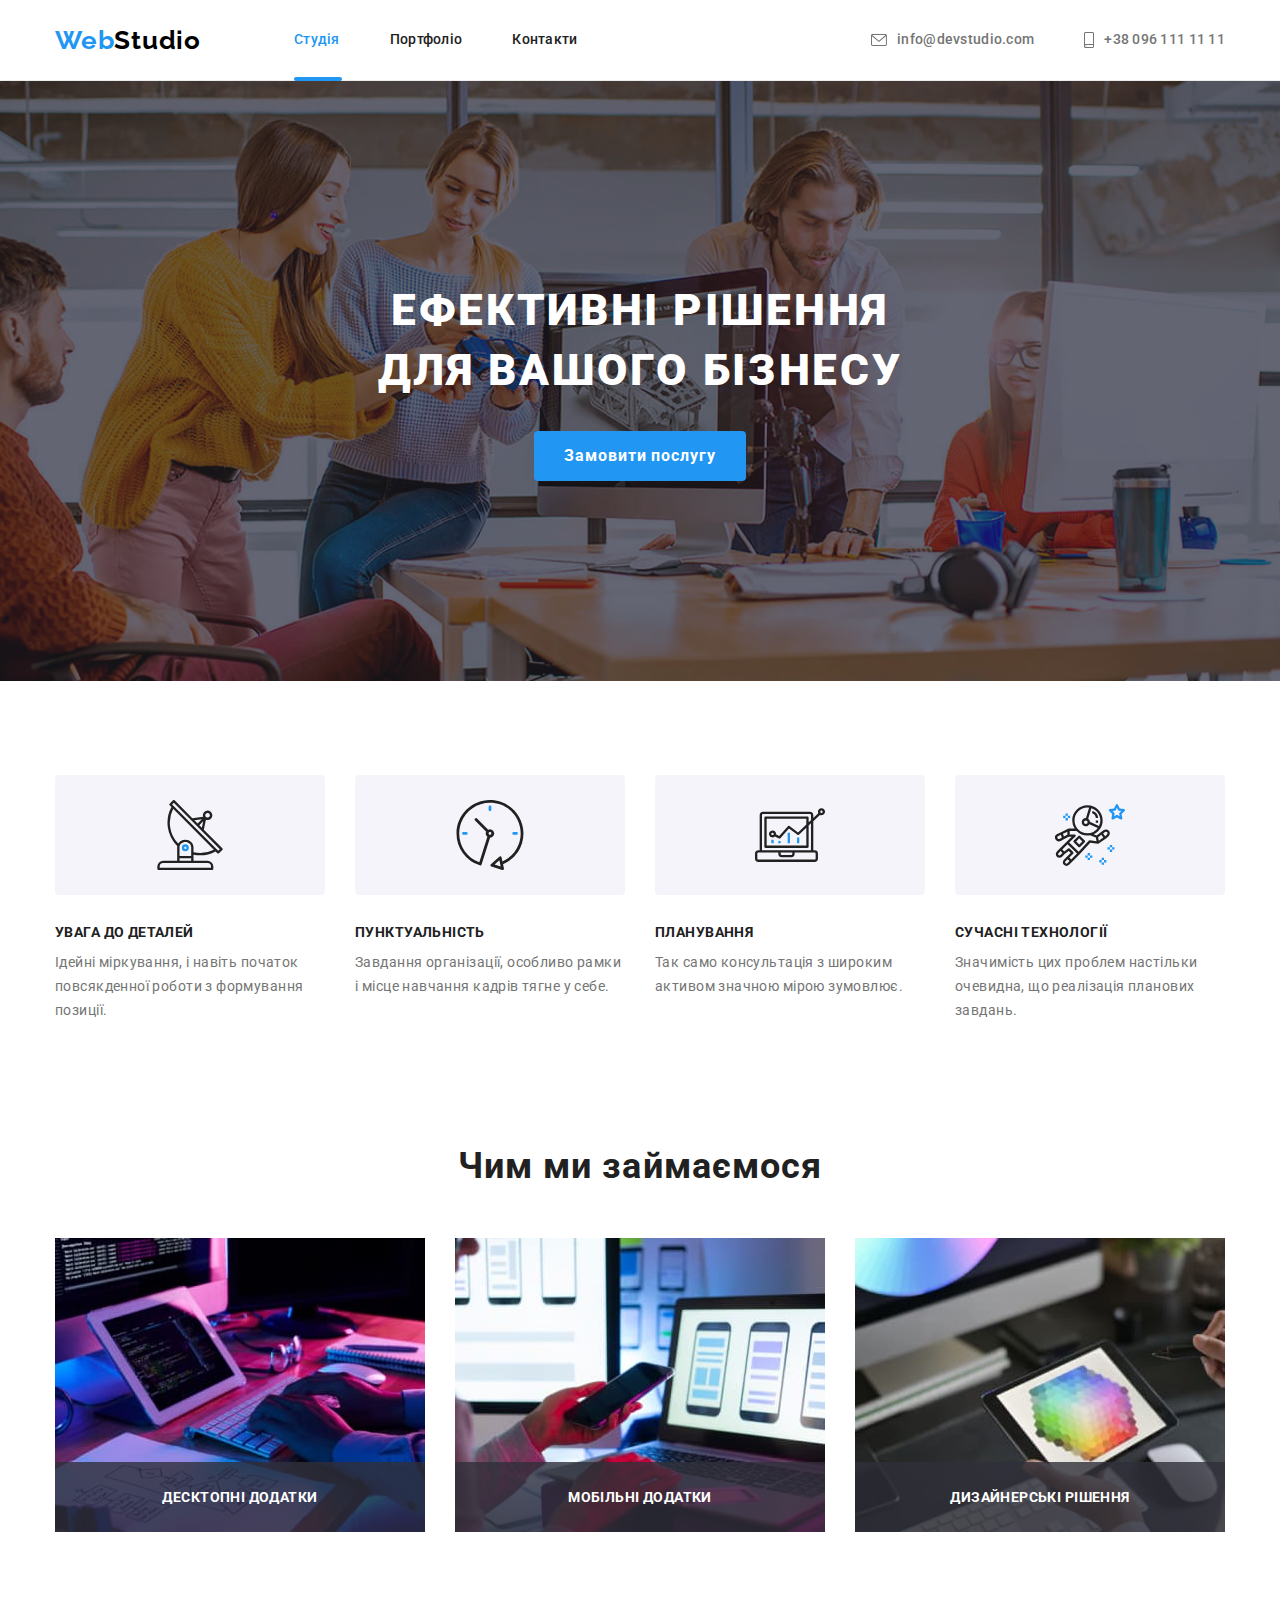
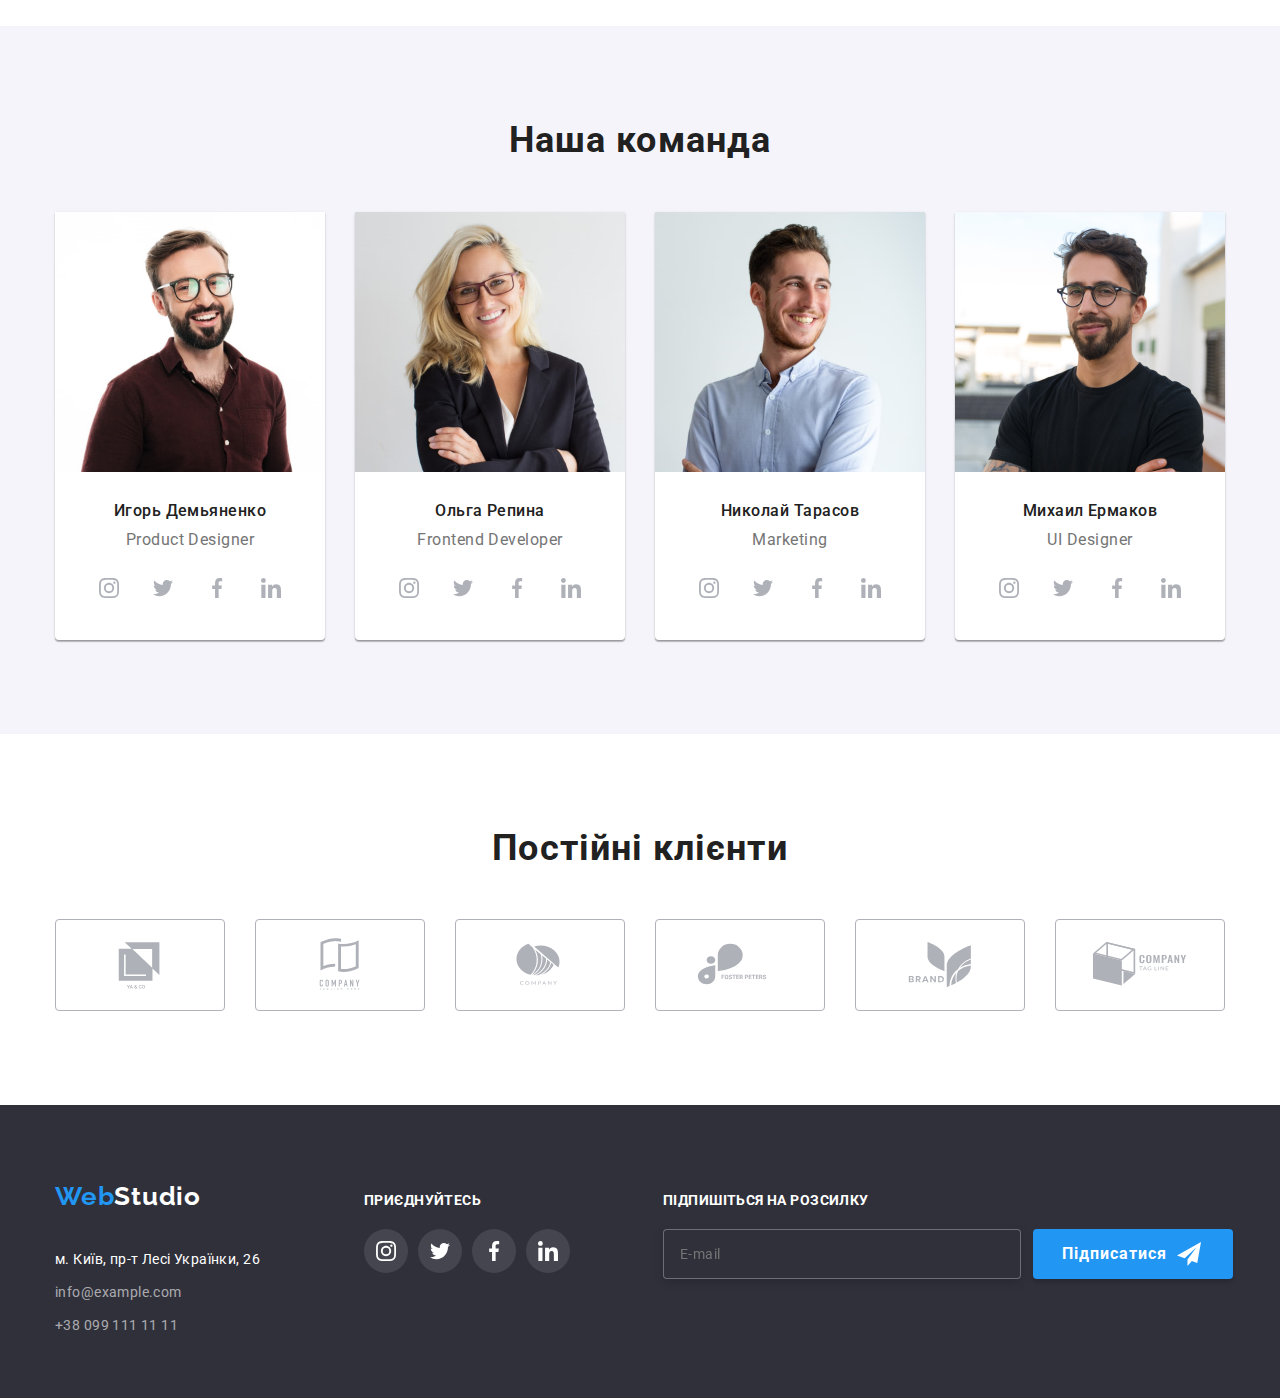
<file: index.html>
<!DOCTYPE html>
<html lang="uk">
<head>
    <meta charset="UTF-8">
    <meta http-equiv="X-UA-Compatible" content="IE=edge">
    <meta name="viewport" content="width=device-width, initial-scale=1.0">
    <title>студия</title>
    
    <link rel="preconnect" href="https://fonts.googleapis.com">
    <link rel="preconnect" href="https://fonts.gstatic.com" crossorigin>
    <link rel="stylesheet" href="https://cdnjs.cloudflare.com/ajax/libs/modern-normalize/1.0.0/modern-normalize.min.css" />
    <link
      href="https://fonts.googleapis.com/css2?family=Montserrat:wght@400;700&family=Raleway:wght@700&family=Roboto:wght@400;500;700;900&display=swap"
      rel="stylesheet">
    <link rel="stylesheet" href="./css/main.min.css" />
</head>
<body >



   <header class="header">
      <div class="container header__inner"> 
        <a class="logo" href="#"><span class="logo-blue">Web</span><span class="logo-black">Studio</span></a>
         
      <nav class="heder__desktop-menu header-menu">
        <ul class="header-menu__list">
            <li class="header-menu__item"> 
             <a href="./index.html" class="header-menu__link current">Студія</a> 
            <span class="header-menu__line current"> </span> 
            </li>
            <li class="header-menu__item"> 
              <a href="./portfolio.html" class="header-menu__link">Портфоліо</a>
             </li>
            <li class="header-menu__item"> 
              <a href="#" class="header-menu__link">Контакти</a> 
            </li>
        </ul>
      </nav>
      <ul class="heder__desktop-contacts header-contacts">
          <li class="header-contacts__list"> 
            <a href="mailto:info@devstudio.com" class="header-contacts__link">
    
    
    <svg class="header-contacts__icon tablet-envelope__icon" aria-hidden="true" width="16" height="12">
      <use href="./images/symbol-defs.svg#icon-envelope"></use>
    </svg>        
          info@devstudio.com  </a> 
        </li>
          <li class="header-contacts__list"> 
            <a href="tel:+380961111111" class="header-contacts__link ">
            <svg class="header-contacts__icon tablet-smartfone__icon" aria-hidden="true" width="10" height="16">
            <use href="./images/symbol-defs.svg#icon-smartphone"></use>
          </svg>
          +38 096 111 11 11</a> 
        </li>
      </ul>
        <button class="header-open__menu" type="button" data-menu-open>
          <svg class="" aria-hidden="true" width="40" height="40">
            <use href="./images/icons/mobilemenu.svg#icon-openmobilemenu"></use>
          </svg>
        
        </button>
    </div>

  
       
   <div class="header__mobile-menu mobile-menu is-open" data-menu>
   
      <button class="header-close__menu" type="button" data-menu-close> 
        <svg class="header-close__icon" aria-hidden="true" width="40" height="40">
          <use href="./images/icons/mobilemenu.svg#icon-closemobilemenu"></use>
        </svg>
            </button>
     
<ul class="mobile-menu__list">
<li> <a href="./index.html" class="mobile-menu__link current">Студія</a></li>
<li> <a href="./portfolio.html" class="mobile-menu__link ">Портфоліо</a></li>
<li> <a href="#" class="mobile-menu__link">Контакти</a></li>
</ul>
<ul class="mobile-menu__adress">
<li> <a href="tel:+380961111111" class="mobile-menu__link-tel current">+38 096 111 11 11</a></li>
<li> <a href="mailto:info@devstudio.com" class="mobile-menu__link-mail">info@devstudio.com</a></li>
</ul>

<ul class="mobile-menu__social">
  <li><a href="#" class="mobile-menu__social-link links">Instagram</a></li> 
    <li><a href="#" class="mobile-menu__social-link links">Twitter</a></li> 
    <li><a href="#" class="mobile-menu__social-link links">Facebook</a></li> 
    <li><a href="#" class="mobile-menu__social-link">LinkedIn</a></li> 
  </ul>   
    </div>




               
   </header>
     <main>
       <section class="hero-section">
         <div class="container">
          <h1 class="hero-section__title"> Ефективні рішення<br>для вашого бізнесу</h1>        
       <button data-modal-open class="hero-section__button" type="button">Замовити послугу</button>
      
    <div class="backdrop is-hidden" data-modal>
      
          <div class="backdrop-modal">
           
            <button data-modal-close class="backdrop-modal__button-close"> 
              <svg class="backdrop-modal__icon" aria-hidden="true" width="11" height="11">
              <use href="./images/symbol-defs-close.svg#icon-vector"></use>
            </svg> 
          </button>

            <p class="backdrop-modal__title">Залиште свої дані, ми вам передзвонимо </p>

          <form class="backdrop-form" name="main-form" autocomplete="on" novalidate>
            
            <div class="form-field">
                 <label class="form-field__label" for="name">Ім'я</label>
                 <input class="form-field__input" type="text" name="name" id="name">
                 <svg class="form-field__icon" aria-hidden="true" width="18" height="18">
                 <use href="./images/icons.svg#icon-person-black-18dp-1">

                 </use> </svg> </div>
         

          
          <div class="form-field">
                 <label class="form-field__label" for="number">Телефон</label>
                 <input class="form-field__input" type="tel" name="number" id="number">
                 <svg class="form-field__icon" aria-hidden="true" width="18" height="18">
                 <use href="./images/icons.svg#icon-phone-black-18dp-1">

                 </use></svg> </div>
          
          <div class="form-field">
                 <label class="form-field__label" for="envelope">Пошта</label>
                 <input class="form-field__input" type="text" name="envelope" id="envelope">
                 <svg class="form-field__icon" aria-hidden="true" width="18" height="18">
                 <use href="./images/icons.svg#icon-email-black-18dp-1">

                 </use> </svg> </div>
          
          <div class="form-field">
                 <label class="form-field__label" for="comment">Коментар</label>
                 <textarea class="form-field__comment"  name="name" id="comment" placeholder="Введіть текст"> </textarea>
          </div>
       

         <div class="form-checkbox">
          
                <label class="form-checkbox__label"> 
                <input class="form-checkbox__input" type="checkbox" name="topic" value="Погоджуюся з розсилкою та приймаю"> Погоджуюся з розсилкою та приймаю 
                <a class="form-checkbox__link" href="#"> Умови договору </a> 
                <span class="form-checkbox__box"></span>
           
              </label> 
            </div>

               <button type="submit" class="backdrop-modal__subscribe-button">Відправити</button>
           

          </form>
          </div>
      
    </div>

      </div>
         
       </section>
       <section class="benefits-section section">
        <div class="container">
          <ul class="benefits-section__list">
            <li class="benefits-section__item" >
            <div class="benefits-icon"> <svg aria-hidden="true" width="70" height="70">
                <use href="./images/symbol-defs.svg#icon-antenna1"></use>
              </svg> </div> 
              <h3 class="benefits-section__title">УВАГА ДО ДЕТАЛЕЙ</h3>
              <p class="benefits-section__text">Ідейні міркування, і навіть початок повсякденної роботи з формування позиції.</p>
            </li>
            <li class="benefits-section__item">
              <div class="benefits-icon"><svg aria-hidden="true" width="70" height="70">
                <use href="./images/symbol-defs.svg#icon-clock1"></use>
              </svg></div> 
              <h3 class="benefits-section__title"> ПУНКТУАЛЬНІСТЬ</h3>
              <p class="benefits-section__text"> Завдання організації, особливо рамки і місце навчання кадрів тягне у себе.</p>
            </li>
            <li class="benefits-section__item">
              <div class="benefits-icon"><svg aria-hidden="true" width="70" height="70">
                <use href="./images/symbol-defs.svg#icon-diagram1"></use>
              </svg></div> 
              <h3 class="benefits-section__title">ПЛАНУВАННЯ</h3>
              <p class="benefits-section__text"> Так само консультація з широким активом значною мірою зумовлює.</p>
            </li>
            <li class="benefits-section__item">
              <div class="benefits-icon"><svg aria-hidden="true" width="70" height="70">
                <use href="./images/symbol-defs.svg#icon-astronaut1"></use>
              </svg></div>
              <h3 class="benefits-section__title">СУЧАСНІ ТЕХНОЛОГІЇ</h3>
              <p class="benefits-section__text"> Значимість цих проблем настільки очевидна, що реалізація планових завдань.</p>
            </li>
          </ul>
        </div>
        
      </section>
       <section class="work-section section">
          <div class="container">
         <h2 class="work-section__title">Чим ми займаємося</h2>
       
           <ul class="work-section__list">
          <li class="work-section__item">
            <img 
                srcset="./images/box1@2x.jpg 2x" 
                src="./images/box1.jpg" 
                alt="Человек набирает текст на клавиатуре" width="370" height="294">

          <span class="work-section__name">Десктопні додатки</span>
          </li>

          <li class="work-section__item">
          <img 
              srcset="./images/box2@2x.jpg 2x" 
              src="./images/box2.jpg" 
              alt="Человек с телефоном у ноутбука" width="370" height="294">
          <span class="work-section__name">Мобільні додатки</span>
          </li>

          <li class="work-section__item">
          <img 
              srcset="./images/box3@2x.jpg 2x" 
              src="./images/box3.jpg" 
              alt="Человек с планшетом " width="370" height="294">
          <span class="work-section__name">Дизайнерські рішення</span>
          </li>
        </ul>
      </div>
           
       </section>       
       
        <section class="team-section section">
          <div class="container">
        <h2 class="team-section__title">Наша команда</h2>
        <ul class="team-section__list">
                 <li class="team-section__image"> 
                  <picture>
                    <source srcset="./images/1mobile450.jpg, ./images/1mobile450@2x.jpg 2x" 
                    media="(max-width: 767px)" >

                  <source srcset="./images/1tablet354.jpg, ./images/1tablet354@2x.jpg 2x" 
                  media="(min-width: 768px) and (max-width: 1199px)">

                  <source srcset="./images/1desctop270.jpg, ./images/1desctop270@2x.jpg 2x"
                    media="(min-width: 1199px)">


                  <img                      
                      src="./images/1mobile450.jpg" 
                      alt="Игорь Демьяненко Дизайнер" >
                  </picture>
                       
                  <div class="team-card">

                          <h3 class="team-card__name"> Игорь Демьяненко</h3>
                          <p class="team-card__text"> Product Designer</p>
                         <div class="team-social">
                          <ul class="team-social__list">

                            <li class="team-social__item">
                              <a class="team-social__link" href="#">
                              <svg class="team-social__icon" aria-hidden="true" width="20" height="20">
                              <use href="./images/symbol-defs.svg#icon-instagram2"></use></svg></a>
                            </li>
                            <li class="team-social__item">
                              <a class="team-social__link" href="#"> 
                              <svg class="team-social__icon" aria-hidden="true" width="20" height="20">
                                <use href="./images/symbol-defs.svg#icon-twitter1"></use></svg></a>
                            </li>
                            <li class="team-social__item">
                              <a class="team-social__link" href="#"> 
                              <svg class="team-social__icon" aria-hidden="true" width="20" height="20">
                                <use href="./images/symbol-defs.svg#icon-facebook1"></use></svg></a>
                            </li>
                            <li class="team-social__item">
                              <a class="team-social__link" href="#">
                              <svg class="team-social__icon" aria-hidden="true" width="20" height="20">
                                <use href="./images/symbol-defs.svg#icon-linkedin1"></use></svg></a>
                            </li>
                          </ul>
                         </div>
                      </div>
                 </li>
                 <li class="team-section__image"> 
                  <picture>
                    <source srcset="./images/2mobile450.jpg, ./images/2mobile450@2x.jpg 2x"
                     media="(max-width: 767px)">
                  
                    <source srcset="./images/2tablet354.jpg, ./images/2tablet354@2x.jpg 2x"
                      media="(min-width: 768px) and (max-width: 1199px)">
                  
                    <source srcset="./images/2desctop270.jpg, ./images/2desctop270@2x.jpg 2x" 
                    media="(min-width: 1199px)">
                  
                  
                    <img src="./images/2mobile450.jpg" alt="Ольга Репина">
                  </picture>
                      <div class="team-card">

                        <h3 class="team-card__name"> Ольга Репина</h3>
                      <p class="team-card__text"> Frontend Developer</p>
                      <div class="team-social">
                        <ul class="team-social__list">
                          <li class="team-social__item">
                            <a class="team-social__link" href="#">
                           <svg class="team-social__icon" aria-hidden="true" width="20" height="20">
                           <use href="./images/symbol-defs.svg#icon-instagram2"></use>
                           </svg></a>
                          </li>
                          <li class="team-social__item">
                          <a class="team-social__link" href="#"> 
                            <svg class="team-social__icon" aria-hidden="true" width="20" height="20">
                            <use href="./images/symbol-defs.svg#icon-twitter1"></use>
                           </svg></a>
                          </li>
                          <li class="team-social__item">
                          <a class="team-social__link" href="#">
                           <svg class="team-social__icon" aria-hidden="true" width="20" height="20">
                           <use href="./images/symbol-defs.svg#icon-facebook1"></use>
                            </svg></a>
                          </li>
                          <li class="team-social__item">
                          <a class="team-social__link" href="#">
                          <svg class="team-social__icon" aria-hidden="true" width="20" height="20">
                           <use href="./images/symbol-defs.svg#icon-linkedin1"></use>
                           </svg></a>
                          </li>
                        </ul>
                      </div>
                    </div>
                 </li>
                <li class="team-section__image"> 
                <picture>
                  <source srcset="./images/3mobile450.jpg, ./images/3mobile450@2x.jpg 2x"
                   media="(max-width: 767px)">
                
                  <source srcset="./images/3tablet354.jpg, ./images/3tablet354@2x.jpg 2x"
                    media="(min-width: 768px) and (max-width: 1199px)">
                
                  <source srcset="./images/3desctop270.jpg, ./images/3desctop270@2x.jpg 2x"
                   media="(min-width: 1199px)">
                
                
                  <img src="./images/3mobile450.jpg" alt="Николай Тарасов">
                </picture>

                      <div class="team-card">

                        <h3 class="team-card__name"> Николай Тарасов</h3>
                      <p class="team-card__text"> Marketing </p>
                      <div class="team-social">
                        <ul class="team-social__list">
                          <li class="team-social__item">
                            <a class="team-social__link" href="#">
                          <svg class="team-social__icon" aria-hidden="true" width="20" height="20">
                          <use href="./images/symbol-defs.svg#icon-instagram2"></use>
                              </svg></a>
                          </li>
                          <li>
                        <a class="team-social__link" href="#">
                         <svg class="team-social__icon" aria-hidden="true" width="20" height="20">
                         <use href="./images/symbol-defs.svg#icon-twitter1"></use>
                          </svg></a>
                          </li>
                          <li class="team-social__item">
                            <a class="team-social__link" href="#"> 
                          <svg class="team-social__icon" aria-hidden="true" width="20" height="20">
                          <use href="./images/symbol-defs.svg#icon-facebook1"></use>
                           </svg></a>
                          </li>
                          <li class="team-social__item">
                          <a class="team-social__link" href="#">
                          <svg class="team-social__icon" aria-hidden="true" width="20" height="20">
                         <use href="./images/symbol-defs.svg#icon-linkedin1"></use>
                              </svg></a>
                          </li>
                        </ul>
                      </div>
                    </div>
                  </li>
                 <li class="team-section__image">
                  <picture>
                    <source srcset="./images/4mobile450.jpg, ./images/4mobile450@2x.jpg 2x" 
                    media="(max-width: 767px)">
                    
                    <source srcset="./images/4tablet354.jpg, ./images/4tablet354@2x.jpg 2x"
                      media="(min-width: 768px) and (max-width: 1199px)">
                    
                    <source srcset="./images/4desctop270.jpg, ./images/4desctop270@2x.jpg 2x" 
                    media="(min-width: 1199px)">
                    
                    
                    <img src="./images/4mobile450.jpg" alt="Михаил Ермаков">
                    </picture>
                   <div class="team-card">

                      <h3 class="team-card__name"> Михаил Ермаков</h3>
                    <p class="team-card__text"> UI Designer</p>
                  <div class="team-social">
                    <ul class="team-social__list">
                      <li class="team-social__item">
                        <a class="team-social__link" href="#">
                      <svg class="team-social__icon" aria-hidden="true" width="20" height="20">
                      <use href="./images/symbol-defs.svg#icon-instagram2"></use>
                          </svg></a>
                      </li>
                      <li class="team-social__item">
                      <a class="team-social__link" href="#"> 
                      <svg class="team-social__icon" aria-hidden="true" width="20" height="20">
                      <use href="./images/symbol-defs.svg#icon-twitter1"></use>
                          </svg></a>
                      </li>
                      <li class="team-social__item">
                        <a class="team-social__link" href="#"> 
                        <svg class="team-social__icon" aria-hidden="true" width="20" height="20">
                            <use href="./images/symbol-defs.svg#icon-facebook1"></use>
                          </svg></a>
                      </li>
                      <li class="team-social__item">
                      <a class="team-social__link" href="#">
                      <svg class="team-social__icon" aria-hidden="true" width="20" height="20">
                      <use href="./images/symbol-defs.svg#icon-linkedin1"></use>
                          </svg></a>
                      </li>
                    </ul>
                  </div>
                  </div>
                  </li>
        </ul>
            </div>
      </section>
      <section class="client-section section">
       
        <div class="container">
          <h2 class="client-section__title">Постійні клієнти</h2>
          <ul class="client-section__list">
        
            <li class="client-section__item">
              <a class="client-section__link" href="#">
                <svg class="client-section__icon" aria-label="client1" width="106" height="60">
              <use href="./images/symbol-defs.svg#icon-Logo1"></use> </svg></a>
            </li>
        
            <li class="client-section__item">
              <a class="client-section__link" href="#">
                <svg class="client-section__icon" aria-label="client1" width="106" height="60">
              <use href="./images/symbol-defs.svg#icon-Logo2"></use></svg></a></li>
        
            <li class="client-section__item">
              <a class="client-section__link" href="#">
              <svg class="client-section__icon" aria-label="client1" width="106" height="60">
              <use href="./images/symbol-defs.svg#icon-Logo3"></use></svg></a>
            </li>
        
            <li class="client-section__item">
              <a class="client-section__link" href="#">
              <svg class="client-section__icon" aria-label="client1" width="106" height="60">
              <use href="./images/symbol-defs.svg#icon-Logo4"></use></svg></a>
            </li>
        
            <li class="client-section__item">
              <a class="client-section__link" href="#">
              <svg class="client-section__icon" aria-label="client1" width="106" height="60">
              <use href="./images/symbol-defs.svg#icon-Logo5"></use></svg></a>
            </li>

            <li class="client-section__item">
              <a class="client-section__link" href="#">
              <svg class="client-section__icon" aria-label="client1" width="106" height="60">
              <use href="./images/symbol-defs.svg#icon-Logo6"></use></svg></a></li>
          </ul>
        </div>
      </section>
   
   </main>


    <footer class="footer">  

 
      <div class="container footer-container">
         
       <div class="footer-tablet"> 
        <div class="footer-inner">
        
        <a class="footer-mobile__logo logo" href="#"><span class="logo-blue">Web</span><span
         class="logo-white">Studio</span></a>
     <address class="footer-inner__address">

       <ul class="footer-inner__list">
        
         <li class="footer-inner__item">
           <a href="https://goo.gl/maps/mRmZ955nTejTm2ML6" class="footer-inner__map">м. Київ, пр-т Лесі Українки, 26</a></li>
        
           <li class="footer-inner__item">
           <a href="mailto:info@example.com" class="footer-inner__link">info@example.com</a></li>

         <li class="footer-inner__tel">
           <a href="tel:+380991111111" class="footer-inner__link">+38 099 111 11 11</a></li>
       </ul>
     </address>
   </div>   


   <div class="footer-social">
         
         <h2 class="footer-title">приєднуйтесь</h2>            
     <ul class="footer-social__list">
         <li class="footer-social__item">
             <a class="footer-social__link" href="#"><svg class="footer-social__icon" aria-label="instagram" width="20" height="20">
                <use href="./images/symbol-defs.svg#icon-instagram2"></use>
               </svg></a>
         </li>
         <li class="footer-social__item">
            <a class="footer-social__link" href="#"><svg class="footer-social__icon" aria-label="twiter" width="20" height="20">
                 <use href="./images/symbol-defs.svg#icon-twitter1"></use>
               </svg></a>
         </li>
         <li class="footer-social__item">
             <a class="footer-social__link" href="#"><svg class="footer-social__icon" aria-label="facebook" width="20" height="20">
                 <use href="./images/symbol-defs.svg#icon-facebook1"></use>
               </svg></a>
         </li>
         <li class="footer-social__item">
             <a class="footer-social__link" href="#"><svg class="footer-social__icon" aria-label="linkedin" width="20" height="20">
                <use href="./images/symbol-defs.svg#icon-linkedin1"></use>
               </svg></a>
         </li>
     </ul>
   </div>
  </div>
<div class="footer-subscribe">
  <h2 class="footer-title">Підпишіться на розсилку</h2>
  <form class="footer-subscribe__form">
          <label for="email" class="footer-subscribe__label" ></label>
          <input type="email" name="email" placeholder="E-mail" id="email" class="footer-subscribe__input">
    
    <button type="submit" class="footer-subscribe__button">Підписатися<svg class="footer-subscribe__icon" aria-label="telegram" width="24" height="24">
      <use href="./images/icons.svg#icon-icontelegramm"></use>
    </svg></button>
  </form>
</div>
     
    </div>

    </footer>
    <script src="./js/mobile-menu.js"></script>
    <script src="./js/modal.js"></script>
</body>
</html>
</file>
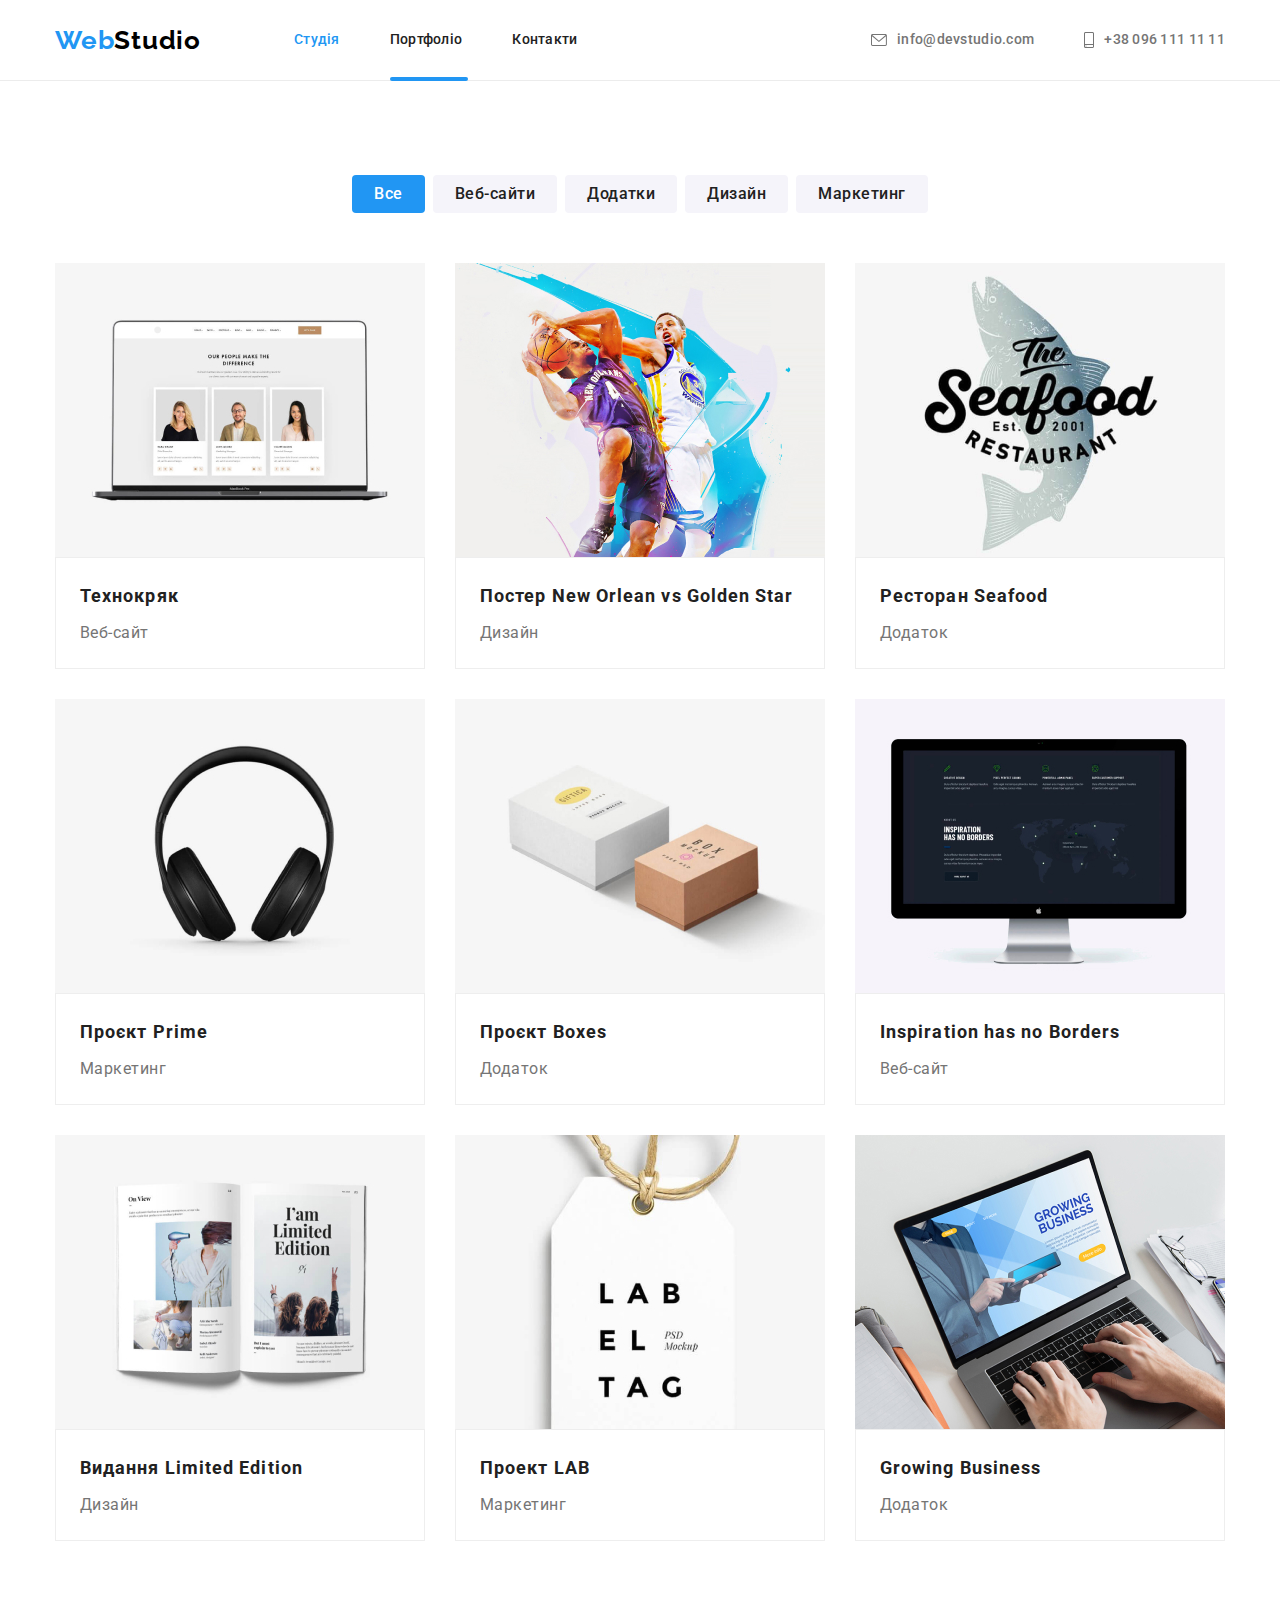
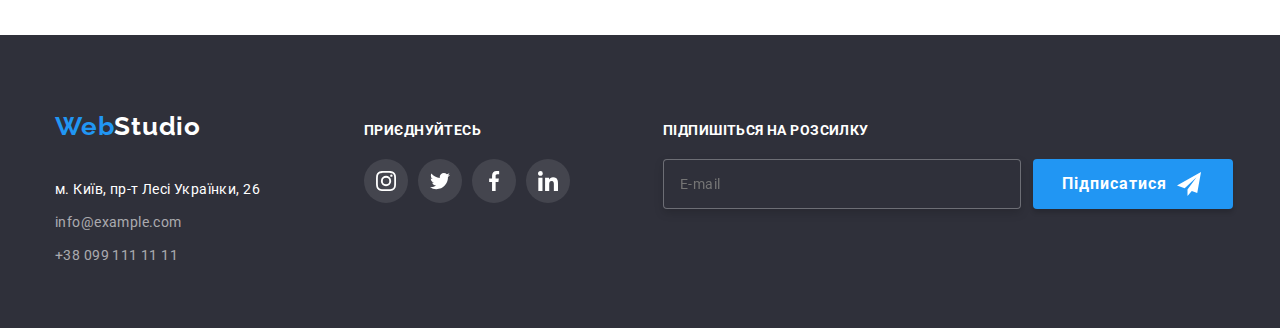
<file: portfolio.html>
<!DOCTYPE html>
<html lang="uk">
<head>
    <meta charset="UTF-8">
    <meta http-equiv="X-UA-Compatible" content="IE=edge">
    <meta name="viewport" content="width=device-width, initial-scale=1.0">
    <title>Портфолио</title>
    <link rel="preconnect" href="https://fonts.googleapis.com">
    <link rel="preconnect" href="https://fonts.gstatic.com" crossorigin>
    <link rel="stylesheet" href="https://cdnjs.cloudflare.com/ajax/libs/modern-normalize/1.0.0/modern-normalize.min.css" />
    <link
        href="https://fonts.googleapis.com/css2?family=Montserrat:wght@400;700&family=Raleway:wght@700&family=Roboto:wght@400;500;700;900&display=swap"
        rel="stylesheet">
    <link rel="stylesheet" href="./css/main.min.css" />
</head>
<body >
    <header class="header">
        <div class="container header__inner">
            <a class="logo" href="#"><span class="logo-blue">Web</span><span class="logo-black">Studio</span></a>
    
            <nav class="heder__desktop-menu header-menu">
                <ul class="header-menu__list">
                    <li class="header-menu__item"> 
                     <a href="./index.html" class="header-menu__link current">Студія</a> 
                    
                    </li>
                    <li class="header-menu__item"> 
                      <a href="./portfolio.html" class="header-menu__link">Портфоліо</a>
                      <span class="portfolio-line current"> </span> 
                     </li>
                    <li class="header-menu__item"> 
                      <a href="#" class="header-menu__link">Контакти</a> 
                    </li>
                </ul>
              </nav>
              <ul class="heder__desktop-contacts header-contacts">
                <li class="header-contacts__list"> 
                  <a href="mailto:info@devstudio.com" class="header-contacts__link">
                  <svg class="header-contacts__icon tablet-envelope__icon" aria-hidden="true" width="16" height="12">
                  <use href="./images/symbol-defs.svg#icon-envelope"></use>
                </svg>
                info@devstudio.com  </a> 
              </li>
                <li class="header-contacts__list"> 
                  <a href="tel:+380961111111" class="header-contacts__link">
                  <svg class="header-contacts__icon tablet-smartfone__icon" aria-hidden="true" width="10" height="16">
                  <use href="./images/symbol-defs.svg#icon-smartphone"></use>
                </svg>
                +38 096 111 11 11</a> 
              </li>
            </ul>
    <button class="header-open__menu" type="button" data-menu-open>
        <svg class="" aria-hidden="true" width="40" height="40">
            <use href="./images/icons/mobilemenu.svg#icon-openmobilemenu"></use>
        </svg>
    
    </button>
    </div>
    
    
    
    <div class="header__mobile-menu mobile-menu is-open" data-menu>
    
        <button class="header-close__menu" type="button" data-menu-close>
            <svg class="header-close__icon" aria-hidden="true" width="40" height="40">
                <use href="./images/icons/mobilemenu.svg#icon-closemobilemenu"></use>
            </svg>
        </button>
    
        <ul class="mobile-menu__list">
            <li> <a href="./index.html" class="mobile-menu__link current">Студія</a></li>
            <li> <a href="./portfolio.html" class="mobile-menu__link ">Портфоліо</a></li>
            <li> <a href="#" class="mobile-menu__link">Контакти</a></li>
        </ul>
        <ul class="mobile-menu__adress">
            <li> <a href="tel:+380961111111" class="mobile-menu__link-tel current">+38 096 111 11 11</a></li>
            <li> <a href="mailto:info@devstudio.com" class="mobile-menu__link-mail">info@devstudio.com</a></li>
        </ul>
    
        <ul class="mobile-menu__social">
            <li><a href="#" class="mobile-menu__social-link links">Instagram</a></li>
            <li><a href="#" class="mobile-menu__social-link links">Twitter</a></li>
            <li><a href="#" class="mobile-menu__social-link links">Facebook</a></li>
            <li><a href="#" class="mobile-menu__social-link">LinkedIn</a></li>
        </ul>
    </div>
    
    </header>
        <main>
            <section class="flat-section section">
                <div class="container">
                    <ul class="flat-button">
                    
                        <li class="flat-button__item"><button class="flat-button__button current-button" type="button"> Все</button></li>
                    
                        <li class="flat-button__item"><button class="flat-button__button" type="button"> Веб-сайти</button></li>
                    
                        <li class="flat-button__item"><button class="flat-button__button" type="button"> Додатки</button></li>
                    
                        <li class="flat-button__item"><button class="flat-button__button" type="button"> Дизайн</button></li>
                    
                        <li class="flat-button__item"><button class="flat-button__button" type="button"> Маркетинг</button></li>
                    </ul>
                    
                    <ul class="flat-list">
                        <li class="flat-card">
                            <div class="flat-image">
                            <div class="flat-image__overlay"> 
                            <p>Ресурс пропонує комплексні пропозиції з різним рівнем функціоналу та сервісів. Все це дозволить відвідувачу отримати
                                вичерпні відомості про компанію чи приватну особу.</p>
                            </div>
                            <picture>
                                <source srcset="./images/1cardmobile450.jpg, ./images/1cardmobile450@2x.jpg 2x" 
                                media="(max-width: 767px)">
                            
                                <source srcset="./images/1cardtablet354.jpg, ./images/1cardtablet354@2x.jpg 2x"
                                media="(min-width: 768px) and (max-width: 1199px)">
                            
                                <source srcset="./images/1carddesctop370.jpg, ./images/1carddesctop370@2x.jpg 2x" 
                                media="(min-width: 1199px)">
                            <img                             
                            src="./images/1carddesctop370.jpg" 
                            alt="Изображение открытого ноутбука">
                            </picture>
                            </div> 
                                    <div class="flat-item">
                                    <h3 class="flat-item__title">Технокряк</h3>
                                    <p class="flat-item__name">Веб-сайт</p>
                                </div>
                                </li>  
                         <li class="flat-card">
                            <div class="flat-image">
                                <div class="flat-image__overlay">
                                    <p>Ресурс пропонує комплексні пропозиції з різним рівнем функціоналу та сервісів. Все це дозволить відвідувачу отримати
                                    вичерпні відомості про компанію чи приватну особу.</p></div>
                        <picture>
                            <source srcset="./images/2cardmobile450.jpg, ./images/2cardmobile450@2x.jpg 2x" media="(max-width: 767px)">
                        
                            <source srcset="./images/2cardtablet354.jpg, ./images/2cardtablet354@2x.jpg 2x"
                                media="(min-width: 768px) and (max-width: 1199px)">
                        
                            <source srcset="./images/2carddesctop370.jpg, ./images/2carddesctop370@2x.jpg 2x" media="(min-width: 1199px)">
                            <img 
                             src="./images/2carddesctop370.jpg"
                            alt="Постер ребята играют в баскетбол">
                            </picture>

                            </div>
                            <div class="flat-item">
                                <h3 class="flat-item__title">Постер New Orlean vs Golden Star</h3>
                                <p class="flat-item__name">Дизайн</p>
                            </div>
                        </li>                     
                      
                        <li class="flat-card">
                            <div class="flat-image">
                                <div class="flat-image__overlay">
                                    <p>Ресурс пропонує комплексні пропозиції з різним рівнем функціоналу та сервісів. Все це дозволить відвідувачу отримати
                                    вичерпні відомості про компанію чи приватну особу.</p>
                                </div>
                            <picture>
                                <source srcset="./images/3cardmobile450.jpg, ./images/3cardmobile450@2x.jpg 2x"
                                 media="(max-width: 767px)">
                            
                                <source srcset="./images/3cardtablet354.jpg, ./images/3cardtablet354@2x.jpg 2x"
                                    media="(min-width: 768px) and (max-width: 1199px)">
                            
                                <source srcset="./images/3carddesctop370.jpg, ./images/3carddesctop370@2x.jpg 2x"
                                 media="(min-width: 1199px)">
                                <img src="./images/3carddesctop370.jpg"
                            alt="Изображение логотипа ресторана">
                             </picture>
                            </div>
                            <div class="flat-item">
                                <h3 class="flat-item__title">Ресторан Seafood</h3>
                                <p class="flat-item__name">Додаток</p>
                            </div>
                        </li> 
                            <li class="flat-card">
                                <div class="flat-image">
                                    <div class="flat-image__overlay">
                                        <p>Ресурс пропонує комплексні пропозиції з різним рівнем функціоналу та сервісів. Все це дозволить відвідувачу отримати
                                        вичерпні відомості про компанію чи приватну особу.</p>
                                    </div>
                                    <picture>
                                        <source srcset="./images/4cardmobile450.jpg, ./images/4cardmobile450@2x.jpg 2x"
                                         media="(max-width: 767px)">
                                    
                                        <source srcset="./images/4cardtablet354.jpg, ./images/4cardtablet354@2x.jpg 2x"
                                        media="(min-width: 768px) and (max-width: 1199px)">
                                    
                                        <source srcset="./images/4carddesctop370.jpg, ./images/4carddesctop370@2x.jpg 2x"
                                         media="(min-width: 1199px)">
                                        <img src="./images/4carddesctop370.jpg"
                                             alt="Наушники">
                                </picture>
                                </div>
                               <div class="flat-item">
                                <h3 class="flat-item__title">Проєкт Prime</h3>
                                <p class="flat-item__name">Маркетинг</p>
                               </div>
                            </li>  
                            <li class="flat-card">
                                <div class="flat-image">
                                    <div class="flat-image__overlay">
                                        <p>Ресурс пропонує комплексні пропозиції з різним рівнем функціоналу та сервісів. Все це дозволить відвідувачу отримати
                                        вичерпні відомості про компанію чи приватну особу.</p>
                                    </div>
                                <picture>
                                    <source srcset="./images/5cardmobile450.jpg, ./images/5cardmobile450@2x.jpg 2x"
                                     media="(max-width: 767px)">
                                
                                    <source srcset="./images/5cardtablet354.jpg, ./images/5cardtablet354@2x.jpg 2x"
                                    media="(min-width: 768px) and (max-width: 1199px)">
                                
                                    <source srcset="./images/5carddesctop370.jpg, ./images/5carddesctop370@2x.jpg 2x"
                                     media="(min-width: 1199px)">
                                    <img src="./images/5carddesctop370.jpg"
                                alt="Две коробки">
                                </picture>
                                </div>
                                <div class="flat-item">
                                    <h3 class="flat-item__title">Проєкт Boxes</h3>
                                    <p class="flat-item__name">Додаток</p>
                                </div>
                            </li>
                            <li class="flat-card">
                                <div class="flat-image">
                                    <div class="flat-image__overlay">
                                        <p>Ресурс пропонує комплексні пропозиції з різним рівнем функціоналу та сервісів. Все це дозволить відвідувачу отримати
                                        вичерпні відомості про компанію чи приватну особу.</p>
                                    </div>
                                <picture>
                                    <source srcset="./images/6cardmobile450.jpg, ./images/6cardmobile450@2x.jpg 2x"
                                     media="(max-width: 767px)">
                                
                                    <source srcset="./images/6cardtablet354.jpg, ./images/6cardtablet354@2x.jpg 2x"
                                    media="(min-width: 768px) and (max-width: 1199px)">
                                
                                    <source srcset="./images/6carddesctop370.jpg, ./images/6carddesctop370@2x.jpg 2x"
                                     media="(min-width: 1199px)">
                                    <img src="./images/6carddesctop370.jpg"
                                         alt="Монитор" >
                                </picture>
                                </div>
                                <div class="flat-item">
                                    <h3 class="flat-item__title">Inspiration has no Borders</h3>
                                    <p class="flat-item__name">Веб-сайт</p>
                                </div>
                            </li>
                            <li class="flat-card">
                                <div class="flat-image">
                                    <div class="flat-image__overlay">
                                        <p>Ресурс пропонує комплексні пропозиції з різним рівнем функціоналу та сервісів. Все це дозволить відвідувачу отримати
                                        вичерпні відомості про компанію чи приватну особу.</p>
                                    </div>
                            <picture>
                                <source srcset="./images/7cardmobile450.jpg, ./images/7cardmobile450@2x.jpg 2x"
                                 media="(max-width: 767px)">
                            
                                <source srcset="./images/7cardtablet354.jpg, ./images/7cardtablet354@2x.jpg 2x"
                                    media="(min-width: 768px) and (max-width: 1199px)">
                            
                                <source srcset="./images/7carddesctop370.jpg, ./images/7carddesctop370@2x.jpg 2x"
                                 media="(min-width: 1199px)">
                                <img src="./images/7carddesctop370.jpg"
                                alt="Открытая книга">
                                </picture>
                                </div>
                                <div class="flat-item">
                                    <h3 class="flat-item__title">Видання Limited Edition</h3>
                                    <p class="flat-item__name">Дизайн</p>
                                </div>
                            </li>
                            <li class="flat-card">
                                <div class="flat-image">
                                    <div class="flat-image__overlay">
                                        <p>Ресурс пропонує комплексні пропозиції з різним рівнем функціоналу та сервісів. Все це дозволить відвідувачу отримати
                                        вичерпні відомості про компанію чи приватну особу.</p>
                                    </div>
                                <picture>
                                    <source srcset="./images/8cardmobile450.jpg, ./images/8cardmobile450@2x.jpg 2x" media="(max-width: 767px)">
                                
                                    <source srcset="./images/8cardtablet354.jpg, ./images/8cardtablet354@2x.jpg 2x"
                                        media="(min-width: 768px) and (max-width: 1199px)">
                                
                                    <source srcset="./images/8carddesctop370.jpg, ./images/8carddesctop370@2x.jpg 2x" media="(min-width: 1199px)">
                                    <img src="./images/8carddesctop370.jpg"
                                alt="Бирка Лаб ель таг">
                                   </picture>
                                </div>
                                <div class="flat-item">
                                    <h3 class="flat-item__title">Проект LAB</h3>
                                    <p class="flat-item__name">Маркетинг</p>
                                </div>
                            </li>
                            <li class="flat-card">
                                <div class="flat-image">
                                    <div class="flat-image__overlay">
                                        <p>Ресурс пропонує комплексні пропозиції з різним рівнем функціоналу та сервісів. Все це дозволить відвідувачу отримати
                                        вичерпні відомості про компанію чи приватну особу.</p>
                                    </div>
                            <picture>
                                <source srcset="./images/9cardmobile450.jpg, ./images/9cardmobile450@2x.jpg 2x" media="(max-width: 767px)">
                            
                                <source srcset="./images/9cardtablet354.jpg, ./images/9cardtablet354@2x.jpg 2x"
                                    media="(min-width: 768px) and (max-width: 1199px)">
                            
                                <source srcset="./images/9carddesctop370.jpg, ./images/9carddesctop370@2x.jpg 2x" media="(min-width: 1199px)">
                                <img src="./images/9carddesctop370.jpg"
                                alt="Открытый ноутбук">
                            </picture>
                                </div>
                                <div class="flat-item">
                                    <h3 class="flat-item__title">Growing Business</h3>
                                    <p class="flat-item__name">Додаток</p>
                                </div>
                            </li>
                    </ul>
                </div>
            </section>
        </main>
    <footer class="footer">
    
    
        <div class="container footer-container">
            <div class="footer-tablet"> 
         
            <div class="footer-inner">
            
               <a class="footer-mobile__logo logo" href="#"><span class="logo-blue">Web</span><span
                class="logo-white">Studio</span></a>
            <address class="footer-inner__address">
    
              <ul class="footer-inner__list">
               
                <li class="footer-inner__item">
                  <a href="https://goo.gl/maps/mRmZ955nTejTm2ML6" class="footer-inner__map">м. Київ, пр-т Лесі Українки, 26</a></li>
               
                  <li class="footer-inner__item">
                  <a href="mailto:info@example.com" class="footer-inner__link">info@example.com</a></li>
    
                <li class="footer-inner__tel">
                  <a href="tel:+380991111111" class="footer-inner__link">+38 099 111 11 11</a></li>
              </ul>
            </address>
          </div>   
          <div class="footer-social">
            
            <h3 class="footer-title">приєднуйтесь</h3>            
        <ul class="footer-social__list">
            <li class="footer-social__item">
                <a class="footer-social__link" href="#"><svg class="footer-social__icon" aria-label="instagram" width="20" height="20">
                   <use href="./images/symbol-defs.svg#icon-instagram2"></use>
                  </svg></a>
            </li>
            <li class="footer-social__item">
               <a class="footer-social__link" href="#"><svg class="footer-social__icon" aria-label="twiter" width="20" height="20">
                    <use href="./images/symbol-defs.svg#icon-twitter1"></use>
                  </svg></a>
            </li>
            <li class="footer-social__item">
                <a class="footer-social__link" href="#"><svg class="footer-social__icon" aria-label="facebook" width="20" height="20">
                    <use href="./images/symbol-defs.svg#icon-facebook1"></use>
                  </svg></a>
            </li>
            <li class="footer-social__item">
                <a class="footer-social__link" href="#"><svg class="footer-social__icon" aria-label="linkedin" width="20" height="20">
                   <use href="./images/symbol-defs.svg#icon-linkedin1"></use>
                  </svg></a>
            </li>
        </ul>
      </div>
    </div>
      <div class="footer-subscribe">
        <h2 class="footer-title">Підпишіться на розсилку</h2>
        <form class="footer-subscribe__form">
                <label for="email" class="footer-subscribe__label" ></label>
                <input type="email" name="email" placeholder="E-mail" id="email" class="footer-subscribe__input">
          
          <button type="submit" class="footer-subscribe__button">Підписатися<svg class="footer-subscribe__icon" aria-label="telegram" width="24" height="24">
            <use href="./images/icons.svg#icon-icontelegramm"></use>
          </svg></button>
        </form>
      </div>
           
          </div>
    
    </footer>
    <script src="./js/mobile-menu.js"></script>
</body>
</html>
</file>
<file: css/main.min.css>
*,*::after,*::before{-webkit-box-sizing:border-box;box-sizing:border-box}a{display:inline-block}h1,h2,h3,h4,h5,h6,p{margin-top:0;margin-bottom:0}ul{list-style:none;margin:0;padding:0}img{display:block;max-width:100%;height:auto}body{font-family:"Roboto",sans-serif;color:var(--nav-header)}address{font-style:normal}:root{--logo-blue: #2196f3;--logo-black: #000000;--logo-white: #ffffff;--background-color: #2f303a;--button-border: #ececec;--nav-header: #212121;--adress-header: #757575;--team-background: #f5f4fa;--current-button: #fff;--adress: rgba(255, 255, 255, 0.6);--cocial-icon-footer: rgba(255, 255, 255, 0.1);--portfolio-images: #eeeeee;--border-client: rgba(175, 177, 184, 1);--border-client-blue: rgba(33, 150, 243, 1);--client1: #afB1b8;--overlay: #2a2a2a;--items-between: 30px}.container{padding:0 15px;margin:0 auto}@media screen and (min-width: 480px){.container{width:480px}}@media screen and (min-width: 768px){.container{width:768px}}@media screen and (min-width: 1200px){.container{width:1200px;margin-left:auto;margin-right:auto;padding-left:15px;padding-right:15px}}.logo{font-family:"Raleway",sans-serif;font-weight:700;font-size:26px;line-height:1.19;letter-spacing:.03em;text-decoration:none;margin-right:93px;padding:16px 0}@media screen and (min-width: 768px)and (max-width: 1199px){.logo{font-size:24px;margin-right:87px}}.logo-blue{color:var(--logo-blue)}.logo-black{color:var(--logo-black)}.logo-white{color:var(--logo-white)}.section{padding-top:60px;padding-bottom:60px}@media screen and (min-width: 1200px){.section{padding-top:94px;padding-bottom:94px}}.header{border-bottom:1px solid var(--button-border)}.header__inner{position:relative;display:-webkit-box;display:-ms-flexbox;display:flex;-webkit-box-align:center;-ms-flex-align:center;align-items:center}.heder__desktop-contacts{display:none}@media screen and (min-width: 768px){.heder__desktop-contacts{display:block;margin-left:70px}}@media screen and (min-width: 1200px){.heder__desktop-contacts{display:-webkit-box;display:-ms-flexbox;display:flex;gap:50px;margin-left:auto}}@media screen and (min-width: 768px)and (max-width: 1199px){.tablet-envelope__icon{width:14px;height:10px}}@media screen and (min-width: 768px)and (max-width: 1199px){.tablet-smartfone__icon{height:14px}}.header-contacts__list{display:none}@media screen and (min-width: 768px){.header-contacts__list{display:block;padding:0 0 10px 0}}@media screen and (min-width: 1200px){.header-contacts__list{display:-webkit-box;display:-ms-flexbox;display:flex;gap:30px;margin-left:auto;margin-top:10px}}.header-contacts__link{display:-webkit-box;display:-ms-flexbox;display:flex;-webkit-box-align:center;-ms-flex-align:center;align-items:center;font-weight:500;font-size:14px;line-height:1.14;text-decoration:none;letter-spacing:.02em;color:var(--adress-header);-webkit-transition:color 250ms cubic-bezier(0.4, 0, 0.2, 1);transition:color 250ms cubic-bezier(0.4, 0, 0.2, 1)}@media screen and (min-width: 768px)and (max-width: 1199px){.header-contacts__link{font-size:14px;line-height:1.16}}.header-contacts__link:hover,.header-contacts__link:focus{color:var(--logo-blue)}.header-contacts__link:hover .header-contacts__icon{fill:var(--logo-blue)}.header-contacts__icon{margin-right:10px;fill:var(--adress-header);-webkit-transition:fill 250ms cubic-bezier(0.4, 0, 0.2, 1);transition:fill 250ms cubic-bezier(0.4, 0, 0.2, 1)}.header-menu__list{display:-webkit-box;display:-ms-flexbox;display:flex;gap:50px}.header-menu__link{display:block;padding:32px 0;font-weight:500;font-size:14px;line-height:1.14;text-decoration:none;letter-spacing:.02em;color:var(--nav-header);-webkit-transition:color 250ms cubic-bezier(0.4, 0, 0.2, 1);transition:color 250ms cubic-bezier(0.4, 0, 0.2, 1)}.header-menu__line{position:relative;cursor:pointer;line-height:1}.header-menu__line::after{display:block;position:absolute;width:48px;height:4px;background-color:var(--logo-blue);border-radius:2px;content:"";bottom:-1px}.header-menu__link:hover,.header-menu__link:focus{color:var(--logo-blue)}.heder__desktop-menu{display:none}@media(min-width: 768px){.heder__desktop-menu{display:block}}.portfolio-line{position:relative;cursor:pointer;line-height:1}.portfolio-line::after{display:block;position:absolute;width:78px;height:4px;background-color:var(--logo-blue);border-radius:2px;content:"";bottom:-1px}@media(min-width: 768px){.header__mobile-menu,.header-open__menu{display:none}}.backdrop-mobile.is-open{visibility:hidden;opacity:0;pointer-events:none}.backdrop-mobile{top:0;left:0;width:100%;height:100%;background:rgba(0,0,0,.2);z-index:30}.header-open__menu{position:absolute;right:0px;top:50%;-webkit-transform:translateY(-50%);transform:translateY(-50%);background-color:rgba(0,0,0,0);border:rgba(0,0,0,0)}.header-close__menu{position:absolute;right:15px;top:15px;background-color:rgba(0,0,0,0);cursor:pointer;border:rgba(0,0,0,0)}.mobile-menu__list{margin-bottom:auto}.mobile-menu__link{font-weight:500;font-size:40px;line-height:1.18;margin-bottom:32px;letter-spacing:.02em;text-decoration:none;color:var(--nav-header)}.mobile-menu__link-tel{font-weight:500;font-size:34px;line-height:1.17;letter-spacing:.02em;text-decoration:none}.mobile-menu__link-mail{text-decoration:none;font-weight:500;font-size:24px;line-height:1.16;letter-spacing:.02em;color:var(--adress-header)}.links{border-right:1px solid rgba(33,33,33,.2)}.mobile-menu__social-link{text-decoration:none;font-weight:500;font-size:18px;line-height:1.22;letter-spacing:.02em;color:var(--logo-blue);padding-right:10px}.mobile-menu.is-open{visibility:hidden;opacity:0;pointer-events:none}.mobile-menu{position:fixed;max-width:450px;width:100%;height:100%;top:0;left:0;background-color:var(--logo-white);padding-top:48px;padding-bottom:47px;padding-left:40px;padding-right:40px;display:-webkit-box;display:-ms-flexbox;display:flex;-webkit-box-orient:vertical;-webkit-box-direction:normal;-ms-flex-direction:column;flex-direction:column;z-index:20}.mobile-menu__link-mail{margin-top:32px}.mobile-menu__social{display:-webkit-box;display:-ms-flexbox;display:flex;gap:10px;margin-top:64px;-ms-flex-wrap:wrap;flex-wrap:wrap}.current{color:var(--logo-blue)}.header-close__icon:hover{fill:var(--logo-blue)}.hero-section{padding-top:118px;padding-bottom:118px;background:var(--background-color);text-align:center;background-image:-webkit-gradient(linear, left top, left bottom, from(rgba(47, 48, 58, 0.4)), to(rgba(47, 48, 58, 0.4))),url(../images/hero-background-image.jpg);background-image:linear-gradient(rgba(47, 48, 58, 0.4), rgba(47, 48, 58, 0.4)),url(../images/hero-background-image.jpg);background-repeat:no-repeat;background-position:center;background-size:cover}@media(min-device-pixel-ratio: 2),(-webkit-min-device-pixel-ratio: 2),(min-resolution: 2dppx),(min-resolution: 192dpi){.hero-section{background-image:-webkit-gradient(linear, left top, left bottom, from(rgba(47, 48, 58, 0.4)), to(rgba(47, 48, 58, 0.4))),url(../images/hero-background-image@2x.jpg);background-image:linear-gradient(rgba(47, 48, 58, 0.4), rgba(47, 48, 58, 0.4)),url(../images/hero-background-image@2x.jpg)}}@media screen and (min-width: 1200px){.hero-section{padding-top:200px;padding-bottom:200px}}.hero-section__title{color:var(--logo-white);font-weight:900;font-size:26px;line-height:1.36;text-align:center;letter-spacing:.06em;text-transform:uppercase}@media screen and (min-width: 1200px){.hero-section__title{max-width:1600px;margin:0 auto;font-size:44px}}.hero-section__button{border:0;padding:10px 30px;border-radius:4px;margin-top:30px;font-weight:700;font-size:16px;line-height:1.88;cursor:pointer;font-family:inherit;letter-spacing:.06em;color:var(--logo-white);background-color:var(--logo-blue)}@media screen and (min-width: 768px){.benefits-section__list{display:-webkit-box;display:-ms-flexbox;display:flex;-ms-flex-wrap:wrap;flex-wrap:wrap;gap:30px}}.benefits-section__item:not(:last-child){margin-bottom:30px}@media screen and (min-width: 768px)and (max-width: 1199px){.benefits-section__item{width:354px}}@media screen and (min-width: 1200px){.benefits-section__item{width:270px}}.benefits-icon{display:-webkit-box;display:-ms-flexbox;display:flex;height:120px;background:var(--team-background);border-radius:4px;margin-bottom:30px;fill:var(--team-background);-webkit-box-pack:center;-ms-flex-pack:center;justify-content:center;-webkit-box-align:center;-ms-flex-align:center;align-items:center}.benefits-section__title{text-align:center;font-weight:700;font-size:14px;line-height:1.14;letter-spacing:.03em;text-transform:uppercase;margin-bottom:10px}@media(min-width: 768px){.benefits-section__title{text-align:left}}.benefits-section__text{font-size:14px;line-height:1.71;letter-spacing:.03em;color:var(--adress-header)}@media screen and (max-width: 1199px){.work-section{display:none}}@media screen and (min-width: 1200px){.work-section{padding-top:0}}.work-section__title{font-weight:700;font-size:36px;line-height:1.16;text-align:center;letter-spacing:.03em}.work-section__list{display:-webkit-box;display:-ms-flexbox;display:flex;-webkit-box-pack:justify;-ms-flex-pack:justify;justify-content:space-between;margin-top:50px}.work-section__item{position:relative;z-index:10}.work-section__name{position:absolute;bottom:0px;left:0;width:100%;height:70px;display:-webkit-box;display:-ms-flexbox;display:flex;-webkit-box-pack:center;-ms-flex-pack:center;justify-content:center;-webkit-box-align:center;-ms-flex-align:center;align-items:center;background:rgba(47,48,58,.8);font-weight:700;font-size:14px;line-height:16px;text-align:center;letter-spacing:.03em;text-transform:uppercase;color:var(--logo-white);z-index:10}.team-section{background-color:var(--team-background)}.team-card{padding-top:30px;padding-bottom:30px}.team-card__name{font-weight:500;font-size:16px;line-height:1.18;text-align:center;letter-spacing:.03em}.team-card__text{margin-top:10px;font-size:16px;line-height:1.18;color:var(--adress-header);text-align:center;letter-spacing:.03em}.team-section__title{font-weight:700;font-size:28px;line-height:1.16;text-align:center;letter-spacing:.03em;margin-bottom:30px}@media(min-width: 1200px){.team-section__title{font-size:36px;margin-bottom:50px}}.team-section__list{display:-webkit-box;display:-ms-flexbox;display:flex;-ms-flex-wrap:wrap;flex-wrap:wrap;gap:30px}.team-section__image{background-color:var(--logo-white);-webkit-box-shadow:0px 1px 3px rgba(0,0,0,.12),0px 1px 1px rgba(0,0,0,.14),0px 2px 1px rgba(0,0,0,.2);box-shadow:0px 1px 3px rgba(0,0,0,.12),0px 1px 1px rgba(0,0,0,.14),0px 2px 1px rgba(0,0,0,.2);border-radius:0px 0px 4px 4px}@media screen and (min-width: 1200px){.team-section__image{display:block;width:270px;margin-left:auto;margin-right:auto}}.team-social__list{display:-webkit-box;display:-ms-flexbox;display:flex;-webkit-box-orient:horizontal;-webkit-box-direction:normal;-ms-flex-direction:row;flex-direction:row;-webkit-box-pack:center;-ms-flex-pack:center;justify-content:center;margin-top:16px;gap:10px}.team-social__icon{fill:var(--client1);-webkit-transition:fill 250ms cubic-bezier(0.4, 0, 0.2, 1);transition:fill 250ms cubic-bezier(0.4, 0, 0.2, 1)}.team-social__link{display:-webkit-box;display:-ms-flexbox;display:flex;-webkit-box-pack:center;-ms-flex-pack:center;justify-content:center;-webkit-box-align:center;-ms-flex-align:center;align-items:center;width:44px;height:44px;border-radius:50px;background-color:var(--logo-white);-webkit-transition:background-color 250ms cubic-bezier(0.4, 0, 0.2, 1);transition:background-color 250ms cubic-bezier(0.4, 0, 0.2, 1)}.team-social__link:hover .team-social__icon{fill:var(--logo-white)}.team-social__link:hover,.team-social__link:focus{background-color:var(--logo-blue)}.team-social__icon:hover{fill:var(--logo-white)}.client-section__title{font-weight:700;font-size:28px;line-height:1.16;text-align:center;letter-spacing:.03em;margin-bottom:50px}@media screen and (min-width: 1200px){.client-section__title{font-size:36px}}.client-section__list{display:-webkit-box;display:-ms-flexbox;display:flex;-ms-flex-wrap:wrap;flex-wrap:wrap;gap:30px;-webkit-box-pack:center;-ms-flex-pack:center;justify-content:center}@media screen and (min-width: 1200px){.client-section__list{display:-webkit-box;display:-ms-flexbox;display:flex;-webkit-box-pack:center;-ms-flex-pack:center;justify-content:center;-webkit-box-align:center;-ms-flex-align:center;align-items:center;gap:30px}}.client-section__item{width:210px}@media screen and (min-width: 768px){.client-section__item{width:226px}}@media screen and (min-width: 1200px){.client-section__item{width:170px;margin-left:auto;margin-right:auto}}.client-section__icon{fill:var(--client1);-webkit-transition:fill 250ms cubic-bezier(0.4, 0, 0.2, 1);transition:fill 250ms cubic-bezier(0.4, 0, 0.2, 1)}.client-section__icon:hover,.client-section__icon:focus{fill:var(--border-client-blue)}.client-section__link{display:-webkit-box;display:-ms-flexbox;display:flex;-webkit-box-pack:center;-ms-flex-pack:center;justify-content:center;-webkit-box-align:center;-ms-flex-align:center;align-items:center;width:210px;height:92px;border-radius:4px;border:1px solid var(--border-client);-webkit-transition:color 250ms cubic-bezier(0.4, 0, 0.2, 1);transition:color 250ms cubic-bezier(0.4, 0, 0.2, 1)}@media screen and (min-width: 768px){.client-section__link{width:226px}}@media screen and (min-width: 1200px){.client-section__link{width:170px}}.client-section__link:hover .client-section__icon{fill:var(--border-client-blue)}.client-section__link:hover,.client-section__link:focus{border-color:var(--logo-blue)}@media screen and (min-width: 1200px){.footer-container{display:-webkit-box;display:-ms-flexbox;display:flex;-webkit-box-align:baseline;-ms-flex-align:baseline;align-items:baseline}}.footer{background-color:var(--background-color);padding:60px 0px}@media screen and (min-width: 768px)and (max-width: 1199px){.footer-tablet{display:-webkit-box;display:-ms-flexbox;display:flex;-webkit-box-align:baseline;-ms-flex-align:baseline;align-items:baseline;margin-bottom:60px;-ms-flex-pack:distribute;justify-content:space-around}}@media screen and (min-width: 1200px){.footer-tablet{display:-webkit-box;display:-ms-flexbox;display:flex;-webkit-box-align:baseline;-ms-flex-align:baseline;align-items:baseline}}@media screen and (max-width: 768px){.footer-inner{text-align:center}}@media screen and (max-width: 768px){.footer-mobile__logo{margin-left:70px}}.footer-inner__address{margin-top:20px}.footer-inner__list{padding:0%;-webkit-box-orient:horizontal;-webkit-box-direction:normal;-ms-flex-direction:row;flex-direction:row}.footer-inner__item:not(:last-child){margin-bottom:9px}.footer-inner__tel{margin-top:9px}.footer-inner__map{font-style:normal;font-family:"Roboto";font-weight:400;font-size:14px;line-height:1.71;text-decoration:none;color:var(--logo-white);letter-spacing:.03em;-webkit-transition:color 250ms cubic-bezier(0.4, 0, 0.2, 1);transition:color 250ms cubic-bezier(0.4, 0, 0.2, 1)}@media screen and (min-width: 768px)and (max-width: 1199px){.footer-inner__map{margin-left:-25px}}.footer-inner__map:hover,.footer-inner__map:focus{color:var(--logo-blue)}.footer-inner__link{font-style:normal;font-size:14px;line-height:1.71;letter-spacing:.03em;color:var(--adress);text-decoration:none;-webkit-transition:color 250ms cubic-bezier(0.4, 0, 0.2, 1);transition:color 250ms cubic-bezier(0.4, 0, 0.2, 1)}.footer-inner__link:hover,.footer-inner__link:focus{color:var(--logo-blue)}.footer-social{text-align:center}@media(min-width: 1200px){.footer-social{margin-left:70px}}.footer-title{margin-bottom:20px;font-weight:700;font-size:14px;line-height:1.14;letter-spacing:.03em;text-transform:uppercase;color:var(--logo-white)}@media screen and (max-width: 767px){.footer-title{text-align:center;margin-top:60px}}@media screen and (min-width: 768px)and (max-width: 1199px){.footer-title{text-align:center;margin-top:60px}}@media screen and (min-width: 1200px){.footer-title{text-align:left}}.footer-social__list{display:-webkit-box;display:-ms-flexbox;display:flex;-webkit-box-pack:center;-ms-flex-pack:center;justify-content:center;gap:10px}.footer-social__link{display:-webkit-box;display:-ms-flexbox;display:flex;-webkit-box-pack:center;-ms-flex-pack:center;justify-content:center;-webkit-box-align:center;-ms-flex-align:center;align-items:center;width:44px;height:44px;border-radius:50px;background-color:rgba(255,255,255,.1);-webkit-transition:background-color 250ms cubic-bezier(0.4, 0, 0.2, 1);transition:background-color 250ms cubic-bezier(0.4, 0, 0.2, 1)}.footer-social__link:hover,.footer-social__link:focus{background-color:var(--logo-blue)}.footer-subscribe{margin:0 15px 0}@media screen and (min-width: 1200px){.footer-subscribe{margin-left:93px}}.footer-subscribe__form{display:block}@media screen and (min-width: 1200px){.footer-subscribe__form{display:-webkit-box;display:-ms-flexbox;display:flex}}.footer-subscribe__label{-webkit-box-align:center;-ms-flex-align:center;align-items:center;letter-spacing:.03em;color:rgba(255,255,255,.6)}.footer-subscribe__input{display:block;max-width:450px;width:100%;height:50px;margin:0 auto;padding-left:16px;border:1px solid rgba(255,255,255,.3);-webkit-filter:drop-shadow(0px 4px 4px rgba(0, 0, 0, 0.15));filter:drop-shadow(0px 4px 4px rgba(0, 0, 0, 0.15));border-radius:4px;background:var(--background-color);font-size:14px;line-height:1.14;letter-spacing:.03em;color:var(--logo-white)}@media screen and (min-width: 1200px){.footer-subscribe__input{width:358px}}.footer-subscribe__button{display:-webkit-box;display:-ms-flexbox;display:flex;gap:10px;padding-left:29px;margin-left:12px;width:200px;height:50px;font-weight:700;font-size:16px;line-height:1.88;letter-spacing:.06em;color:var(--logo-white);-webkit-box-align:center;-ms-flex-align:center;align-items:center;background:var(--logo-blue);-webkit-box-shadow:0px 4px 4px rgba(0,0,0,.15);box-shadow:0px 4px 4px rgba(0,0,0,.15);border-radius:4px;border:none;cursor:pointer}@media screen and (max-width: 1199px){.footer-subscribe__button{margin-top:20px;margin-left:auto;margin-right:auto}}.footer-social__icon{fill:var(--logo-white);-webkit-transition:fill 250ms cubic-bezier(0.4, 0, 0.2, 1);transition:fill 250ms cubic-bezier(0.4, 0, 0.2, 1)}.flat-button__button{padding:6px 22px;font-family:inherit;font-weight:500;font-size:16px;line-height:1.62;cursor:pointer;background:var(--team-background);border-radius:4px;letter-spacing:.03em;color:var(--nav-header);border:0;-webkit-transition:color 250ms cubic-bezier(0.4, 0, 0.2, 1);transition:color 250ms cubic-bezier(0.4, 0, 0.2, 1)}.flat-button__button:hover,.flat-button__button:focus{-webkit-box-shadow:0px 3px 1px rgba(0,0,0,.1),0px 1px 2px rgba(0,0,0,.08),0px 2px 2px rgba(0,0,0,.12);box-shadow:0px 3px 1px rgba(0,0,0,.1),0px 1px 2px rgba(0,0,0,.08),0px 2px 2px rgba(0,0,0,.12);background-color:var(--logo-blue);color:var(--current-button)}.flat-button{display:-webkit-box;display:-ms-flexbox;display:flex;-webkit-box-pack:center;-ms-flex-pack:center;justify-content:center;-webkit-box-align:center;-ms-flex-align:center;align-items:center;gap:8px}@media screen and (max-width: 767px){.flat-button{-ms-flex-wrap:wrap;flex-wrap:wrap;-webkit-box-pack:left;-ms-flex-pack:left;justify-content:left}}.flat-item{-webkit-box-flex:1;-ms-flex-positive:1;flex-grow:1;padding-left:24px;padding-right:24px;padding-top:20px;padding-bottom:20px;border:1px solid var(--portfolio-images)}.flat-list{margin-top:50px;display:-webkit-box;display:-ms-flexbox;display:flex;-ms-flex-wrap:wrap;flex-wrap:wrap;gap:30px}.flat-item__title{font-weight:700;font-size:18px;line-height:2;letter-spacing:.06em}.flat-item__name{font-size:16px;line-height:1.88;letter-spacing:.03em;color:var(--adress-header);margin-top:4px}.flat-image{position:relative;overflow:hidden}.flat-card:hover .flat-image__overlay{-webkit-transform:translatex(0);transform:translatex(0)}.flat-image__overlay{position:absolute;top:0;left:0;width:100%;height:100%;background-color:rgba(33,150,243,.9);-webkit-transform:translatey(100%);transform:translatey(100%);-webkit-transition:-webkit-transform 250ms ease;transition:-webkit-transform 250ms ease;transition:transform 250ms ease;transition:transform 250ms ease, -webkit-transform 250ms ease}.flat-image__overlay>p{padding:10px;margin:63px 24px;font-weight:400;font-size:18px;line-height:1.55;letter-spacing:.03em;color:var(--logo-white)}.flat-image__overlay code{display:inline-block;padding:2px 4px;border-radius:2px;background-color:var(--current-button);color:var(--overlay)}.flat-card{-webkit-transition:-webkit-box-shadow 250ms cubic-bezier(0.4, 0, 0.2, 1);transition:-webkit-box-shadow 250ms cubic-bezier(0.4, 0, 0.2, 1);transition:box-shadow 250ms cubic-bezier(0.4, 0, 0.2, 1);transition:box-shadow 250ms cubic-bezier(0.4, 0, 0.2, 1), -webkit-box-shadow 250ms cubic-bezier(0.4, 0, 0.2, 1)}@media screen and (min-width: 768px)and (max-width: 1199px){.flat-card{width:354px;display:-webkit-box;display:-ms-flexbox;display:flex;-webkit-box-orient:vertical;-webkit-box-direction:normal;-ms-flex-direction:column;flex-direction:column}}.flat-card:hover,.flat-card:focus{-webkit-box-shadow:0px 1px 1px rgba(0,0,0,.12),0px 4px 4px rgba(0,0,0,.06),1px 4px 6px rgba(0,0,0,.16);box-shadow:0px 1px 1px rgba(0,0,0,.12),0px 4px 4px rgba(0,0,0,.06),1px 4px 6px rgba(0,0,0,.16)}.current-button{background-color:var(--logo-blue);color:var(--current-button)}.backdrop.is-hidden{visibility:hidden;opacity:0;pointer-events:none}.backdrop{position:fixed;top:0;left:0;width:100%;height:100%;background:rgba(0,0,0,.2);z-index:20}.backdrop-modal{position:absolute;top:50%;left:50%;-webkit-transform:translate(-50%, -50%);transform:translate(-50%, -50%);background-color:var(--logo-white);-webkit-box-shadow:0px 1px 3px rgba(0,0,0,.12),0px 1px 1px rgba(0,0,0,.14),0px 2px 1px rgba(0,0,0,.2);box-shadow:0px 1px 3px rgba(0,0,0,.12),0px 1px 1px rgba(0,0,0,.14),0px 2px 1px rgba(0,0,0,.2);border-radius:4px;padding:40px}@media screen and (min-width: 320px)and (max-width: 1199px){.backdrop-modal{width:100%;height:100%;max-width:450px}}@media screen and (min-width: 1200px){.backdrop-modal{width:528px;height:581px}}.backdrop-modal__title{margin-bottom:12px;font-weight:700;font-size:20px;line-height:1.15;text-align:center;letter-spacing:.03em;color:var(--nav-header)}.backdrop-modal__button-close{position:absolute;top:8px;right:8px;width:30px;height:30px;border-radius:50px;border:1px solid rgba(0,0,0,.1);background-color:rgba(0,0,0,0);cursor:pointer}.backdrop-modal__icon{fill:var(--logo-black);-webkit-transition:color 250ms cubic-bezier(0.4, 0, 0.2, 1);transition:color 250ms cubic-bezier(0.4, 0, 0.2, 1)}.backdrop-modal__icon:hover{fill:var(--logo-blue)}.backdrop-modal__subscribe-button{margin-top:30px;margin-left:12px;width:200px;height:50px;font-weight:700;font-size:16px;line-height:1.88;letter-spacing:.06em;color:var(--logo-white);-webkit-box-align:center;-ms-flex-align:center;align-items:center;background:var(--logo-blue);-webkit-box-shadow:0px 4px 4px rgba(0,0,0,.15);box-shadow:0px 4px 4px rgba(0,0,0,.15);border-radius:4px;border:rgba(0,0,0,0);cursor:pointer}.form-field__input:hover+.form-field__icon{fill:var(--logo-blue)}.form-field__input:hover,.form-field__input:focus{border:1px solid var(--logo-blue)}.form-field__icon:hover{fill:var(--logo-blue)}.form-field__comment:hover{border:1px solid var(--logo-blue)}.form-field{position:relative}.form-field__input{margin-top:4px;display:block;width:100%;height:40px;padding-left:45px;background:var(--logo-white);border:1px solid rgba(33,33,33,.2);border-radius:4px;-ms-flex-line-pack:start;align-content:flex-start;cursor:pointer;-webkit-transition:color 250ms cubic-bezier(0.4, 0, 0.2, 1);transition:color 250ms cubic-bezier(0.4, 0, 0.2, 1);outline:rgba(0,0,0,0)}.form-field__comment{display:block;margin-top:4px;padding:12px 16px;width:100%;height:120px;font-weight:400;font-size:12px;line-height:1.16;letter-spacing:.01em;outline:rgba(0,0,0,0);resize:none;color:rgba(117,117,117,.5);border:1px solid rgba(33,33,33,.2);border-radius:4px;-webkit-transition:color 250ms cubic-bezier(0.4, 0, 0.2, 1);transition:color 250ms cubic-bezier(0.4, 0, 0.2, 1)}.form-field__icon{position:absolute;top:50%;left:15px;-webkit-transition:color 250ms cubic-bezier(0.4, 0, 0.2, 1);transition:color 250ms cubic-bezier(0.4, 0, 0.2, 1)}.form-field__label{margin-top:10px;display:-webkit-box;display:-ms-flexbox;display:flex;padding:0;margin-left:0;font-weight:400;font-size:12px;line-height:1.16;letter-spacing:.01em;color:var(--adress-header)}.form-checkbox{display:-webkit-box;display:-ms-flexbox;display:flex;-webkit-box-pack:center;-ms-flex-pack:center;justify-content:center;-webkit-box-align:center;-ms-flex-align:center;align-items:center;margin-top:20px;font-size:14px;line-height:1.71;letter-spacing:.03em;color:var(--adress-header)}.form-checkbox__label{position:relative;padding-left:24px}.form-checkbox__input{position:absolute;-webkit-appearance:none;-moz-appearance:none;appearance:none}.form-checkbox__box{position:absolute;top:4px;left:0;width:16px;height:15px;border:2px solid var(--nav-header);border-radius:2px}.form-checkbox__input:checked~.form-checkbox__box{border:2px solid var(--logo-blue);background-image:url("../images/iconcheck.svg");background-size:contain;background-color:var(--logo-blue)}.form-checkbox__link{font-weight:400;font-size:14px;line-height:1.71;letter-spacing:.03em;-webkit-text-decoration-line:underline;text-decoration-line:underline;color:var(--logo-blue)}/*# sourceMappingURL=main.min.css.map */
</file>
